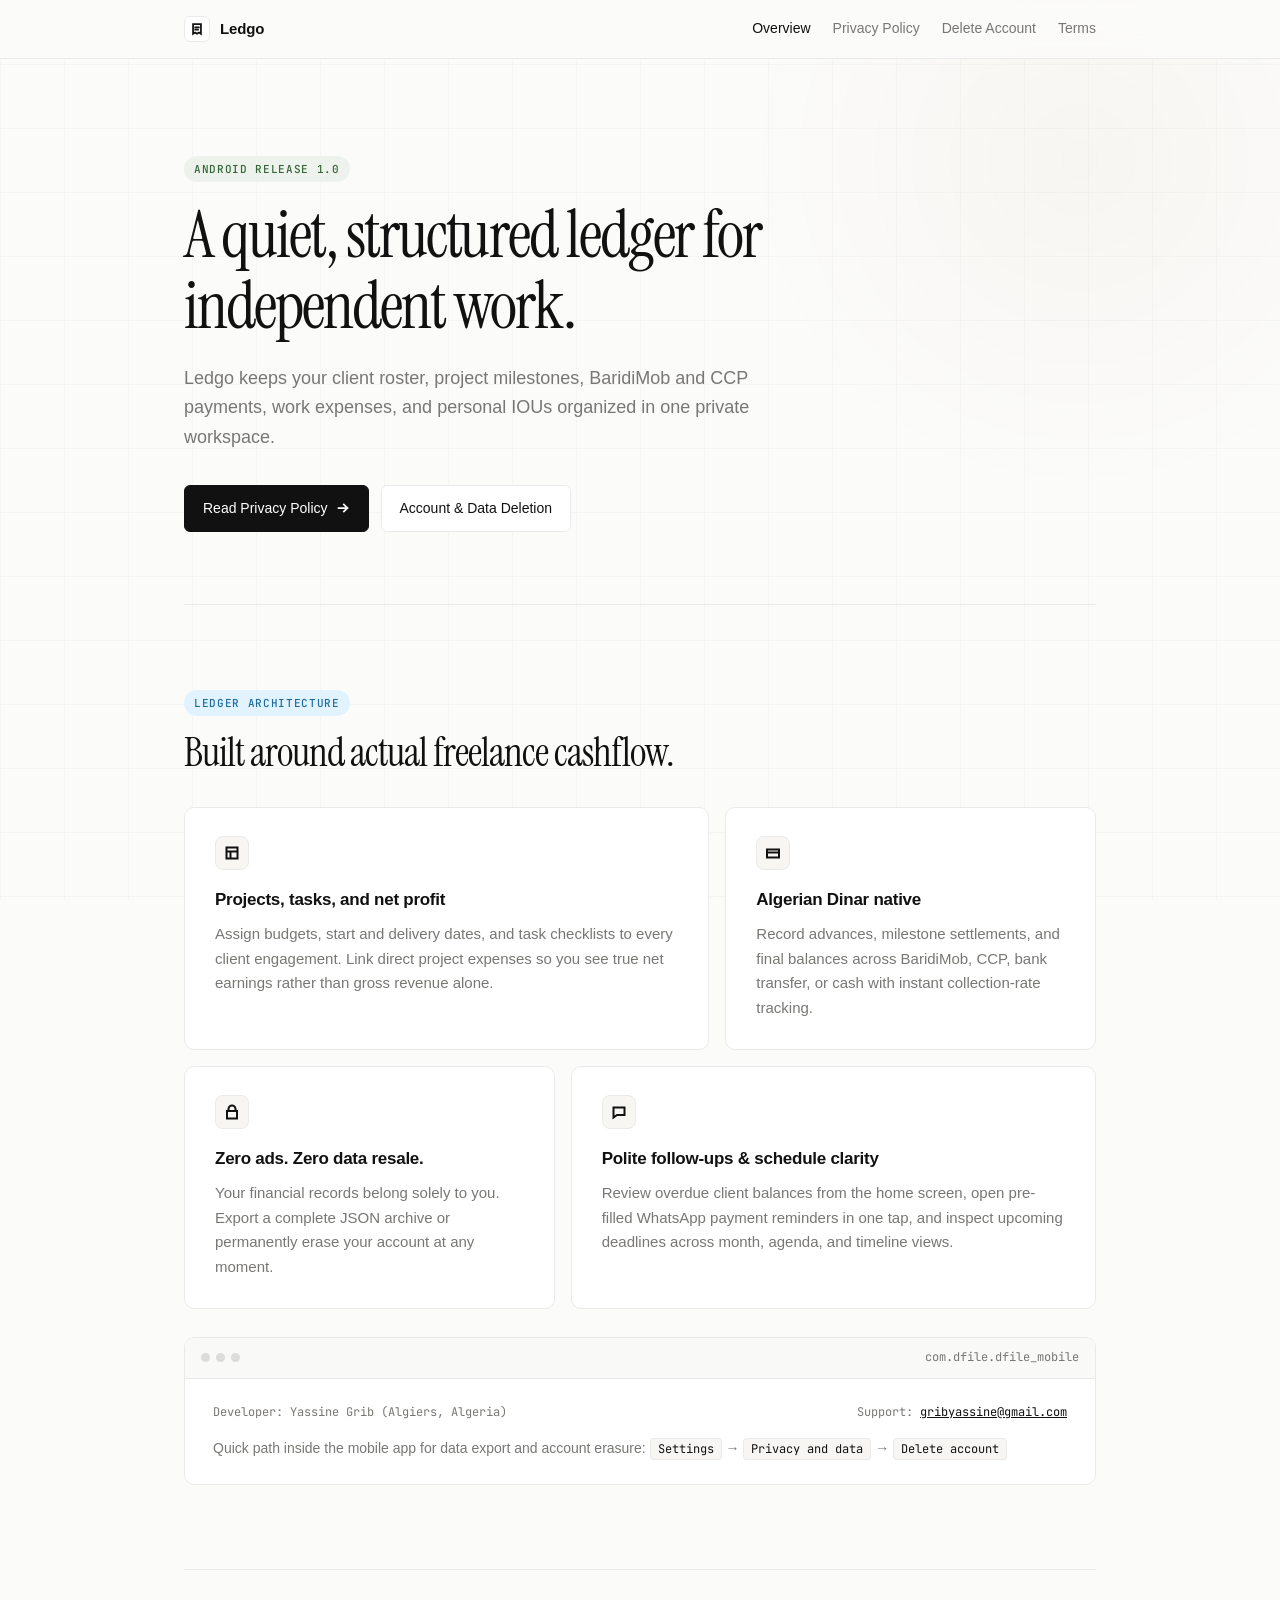
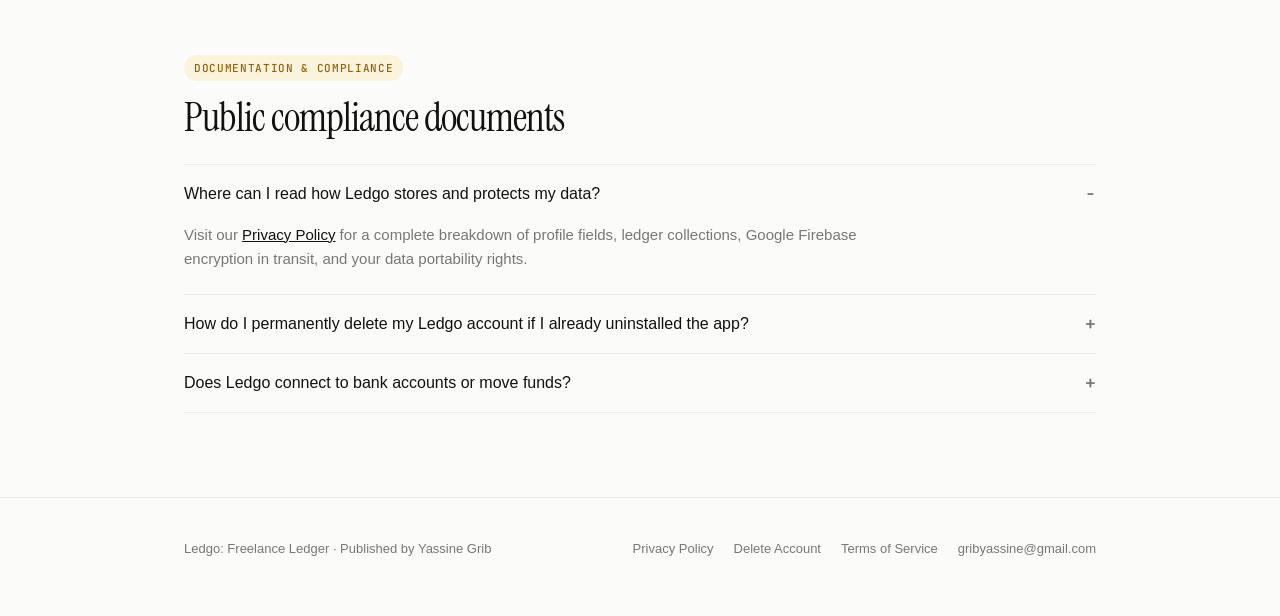
<file: pages/index.html>
<!DOCTYPE html>
<html lang="en">
<head>
  <meta charset="UTF-8" />
  <meta name="viewport" content="width=device-width, initial-scale=1.0" />
  <title>Ledgo — Freelance Ledger</title>
  <meta name="description" content="Projects, clients, payments, expenses, and friends' debts for independent freelancers in one pocket ledger." />
  <link rel="preconnect" href="https://fonts.googleapis.com" />
  <link rel="preconnect" href="https://fonts.gstatic.com" crossorigin />
  <link href="https://fonts.googleapis.com/css2?family=Instrument+Serif:ital@0;1&family=JetBrains+Mono:wght@400;500&display=swap" rel="stylesheet" />
  <link href="https://api.fontshare.com/v2/css?f[]=switzer@400,500,600&display=swap" rel="stylesheet" />
  <link rel="stylesheet" href="./styles.css" />
</head>
<body>
  <div class="ambient-layer" aria-hidden="true"></div>
  <div class="ambient-orb" aria-hidden="true"></div>

  <div class="page-wrap">
    <header class="site-header">
      <div class="header-inner">
        <a class="brand" href="./">
          <span class="brand-mark" aria-hidden="true">
            <svg width="14" height="14" viewBox="0 0 16 16" fill="none">
              <path d="M3.5 2.5H12.5V13.5L10.25 12L8 13.5L5.75 12L3.5 13.5V2.5Z" stroke="#111111" stroke-width="2" stroke-linejoin="miter"/>
              <path d="M6 6H10M6 8.8H9" stroke="#111111" stroke-width="2" stroke-linecap="square"/>
            </svg>
          </span>
          <span>Ledgo</span>
        </a>
        <nav class="nav-links" aria-label="Primary">
          <a href="./" aria-current="page">Overview</a>
          <a href="./privacy-policy/">Privacy Policy</a>
          <a href="./delete-account/">Delete Account</a>
          <a href="./terms/">Terms</a>
        </nav>
      </div>
    </header>

    <main class="container">
      <section class="section-hero reveal" style="--index: 0">
        <span class="badge badge-green">Android Release 1.0</span>
        <h1 class="display-title">A quiet, structured ledger for independent work.</h1>
        <p class="lead">
          Ledgo keeps your client roster, project milestones, BaridiMob and CCP payments, work expenses, and personal IOUs organized in one private workspace.
        </p>
        <div class="btn-row">
          <a class="btn-primary" href="./privacy-policy/">
            <span>Read Privacy Policy</span>
            <svg width="14" height="14" viewBox="0 0 16 16" fill="none" aria-hidden="true">
              <path d="M3 8H13M9 4L13 8L9 12" stroke="#FFFFFF" stroke-width="2" stroke-linecap="square"/>
            </svg>
          </a>
          <a class="btn-secondary" href="./delete-account/">Account &amp; Data Deletion</a>
        </div>
      </section>

      <section class="section-block">
        <div class="reveal" style="--index: 0">
          <span class="badge badge-blue">Ledger Architecture</span>
          <h2 class="section-title" style="margin-top: 14px;">Built around actual freelance cashflow.</h2>
        </div>

        <div class="bento-grid">
          <article class="bento-card span-7 reveal" style="--index: 1">
            <div class="icon-chip" aria-hidden="true">
              <svg width="16" height="16" viewBox="0 0 16 16" fill="none">
                <rect x="2.5" y="2.5" width="11" height="11" stroke="#111111" stroke-width="2"/>
                <path d="M2.5 6.5H13.5M6.5 6.5V13.5" stroke="#111111" stroke-width="2"/>
              </svg>
            </div>
            <h3 class="card-heading">Projects, tasks, and net profit</h3>
            <p style="margin: 0; color: var(--text-muted); font-size: 15px;">
              Assign budgets, start and delivery dates, and task checklists to every client engagement. Link direct project expenses so you see true net earnings rather than gross revenue alone.
            </p>
          </article>

          <article class="bento-card span-5 reveal" style="--index: 2">
            <div class="icon-chip" aria-hidden="true">
              <svg width="16" height="16" viewBox="0 0 16 16" fill="none">
                <path d="M2 4.5H14V12.5H2V4.5Z" stroke="#111111" stroke-width="2"/>
                <path d="M2 7.5H14" stroke="#111111" stroke-width="2"/>
              </svg>
            </div>
            <h3 class="card-heading">Algerian Dinar native</h3>
            <p style="margin: 0; color: var(--text-muted); font-size: 15px;">
              Record advances, milestone settlements, and final balances across BaridiMob, CCP, bank transfer, or cash with instant collection-rate tracking.
            </p>
          </article>

          <article class="bento-card span-5 reveal" style="--index: 3">
            <div class="icon-chip" aria-hidden="true">
              <svg width="16" height="16" viewBox="0 0 16 16" fill="none">
                <path d="M4.5 7V5C4.5 3.067 6.067 1.5 8 1.5C9.933 1.5 11.5 3.067 11.5 5V7" stroke="#111111" stroke-width="2"/>
                <rect x="3" y="7" width="10" height="7.5" stroke="#111111" stroke-width="2"/>
              </svg>
            </div>
            <h3 class="card-heading">Zero ads. Zero data resale.</h3>
            <p style="margin: 0; color: var(--text-muted); font-size: 15px;">
              Your financial records belong solely to you. Export a complete JSON archive or permanently erase your account at any moment.
            </p>
          </article>

          <article class="bento-card span-7 reveal" style="--index: 4">
            <div class="icon-chip" aria-hidden="true">
              <svg width="16" height="16" viewBox="0 0 16 16" fill="none">
                <path d="M2.5 3.5H13.5V11H6L2.5 13.5V3.5Z" stroke="#111111" stroke-width="2"/>
              </svg>
            </div>
            <h3 class="card-heading">Polite follow-ups &amp; schedule clarity</h3>
            <p style="margin: 0; color: var(--text-muted); font-size: 15px;">
              Review overdue client balances from the home screen, open pre-filled WhatsApp payment reminders in one tap, and inspect upcoming deadlines across month, agenda, and timeline views.
            </p>
          </article>
        </div>

        <div class="window-frame reveal" style="--index: 5">
          <div class="window-bar">
            <div class="window-dots" aria-hidden="true">
              <span></span><span></span><span></span>
            </div>
            <span class="meta-line">com.dfile.dfile_mobile</span>
          </div>
          <div class="window-body">
            <div class="meta-line" style="justify-content: space-between;">
              <span>Developer: Yassine Grib (Algiers, Algeria)</span>
              <span>Support: <a href="mailto:gribyassine@gmail.com" style="color: var(--text-primary);">gribyassine@gmail.com</a></span>
            </div>
            <p style="margin: 14px 0 0; font-size: 14px; color: var(--text-muted);">
              Quick path inside the mobile app for data export and account erasure:
              <kbd>Settings</kbd> &rarr; <kbd>Privacy and data</kbd> &rarr; <kbd>Delete account</kbd>
            </p>
          </div>
        </div>
      </section>

      <section class="section-block reveal" style="--index: 0">
        <span class="badge badge-yellow">Documentation &amp; Compliance</span>
        <h2 class="section-title" style="margin-top: 14px;">Public compliance documents</h2>
        <div class="accordion-list">
          <div class="accordion-item" data-open="true">
            <button class="accordion-trigger" type="button" aria-expanded="true">
              <span>Where can I read how Ledgo stores and protects my data?</span>
              <span class="accordion-icon">-</span>
            </button>
            <div class="accordion-panel">
              Visit our <a href="./privacy-policy/" style="color: var(--text-primary);">Privacy Policy</a> for a complete breakdown of profile fields, ledger collections, Google Firebase encryption in transit, and your data portability rights.
            </div>
          </div>
          <div class="accordion-item" data-open="false">
            <button class="accordion-trigger" type="button" aria-expanded="false">
              <span>How do I permanently delete my Ledgo account if I already uninstalled the app?</span>
              <span class="accordion-icon">+</span>
            </button>
            <div class="accordion-panel">
              Open the <a href="./delete-account/" style="color: var(--text-primary);">Account &amp; Data Deletion</a> page to submit a verified erasure request from the web without reinstalling the Android app, or delete directly inside the app with immediate effect.
            </div>
          </div>
          <div class="accordion-item" data-open="false">
            <button class="accordion-trigger" type="button" aria-expanded="false">
              <span>Does Ledgo connect to bank accounts or move funds?</span>
              <span class="accordion-icon">+</span>
            </button>
            <div class="accordion-panel">
              No. Ledgo is strictly a manual bookkeeping and project ledger. Payment methods such as BaridiMob, CCP, bank transfer, and cash are descriptive labels you select when logging receipts.
            </div>
          </div>
        </div>
      </section>
    </main>

    <footer class="site-footer">
      <div class="container footer-inner">
        <span>Ledgo: Freelance Ledger &middot; Published by Yassine Grib</span>
        <div class="footer-links">
          <a href="./privacy-policy/">Privacy Policy</a>
          <a href="./delete-account/">Delete Account</a>
          <a href="./terms/">Terms of Service</a>
          <a href="mailto:gribyassine@gmail.com">gribyassine@gmail.com</a>
        </div>
      </div>
    </footer>
  </div>

  <script src="./site.js"></script>
</body>
</html>
</file>
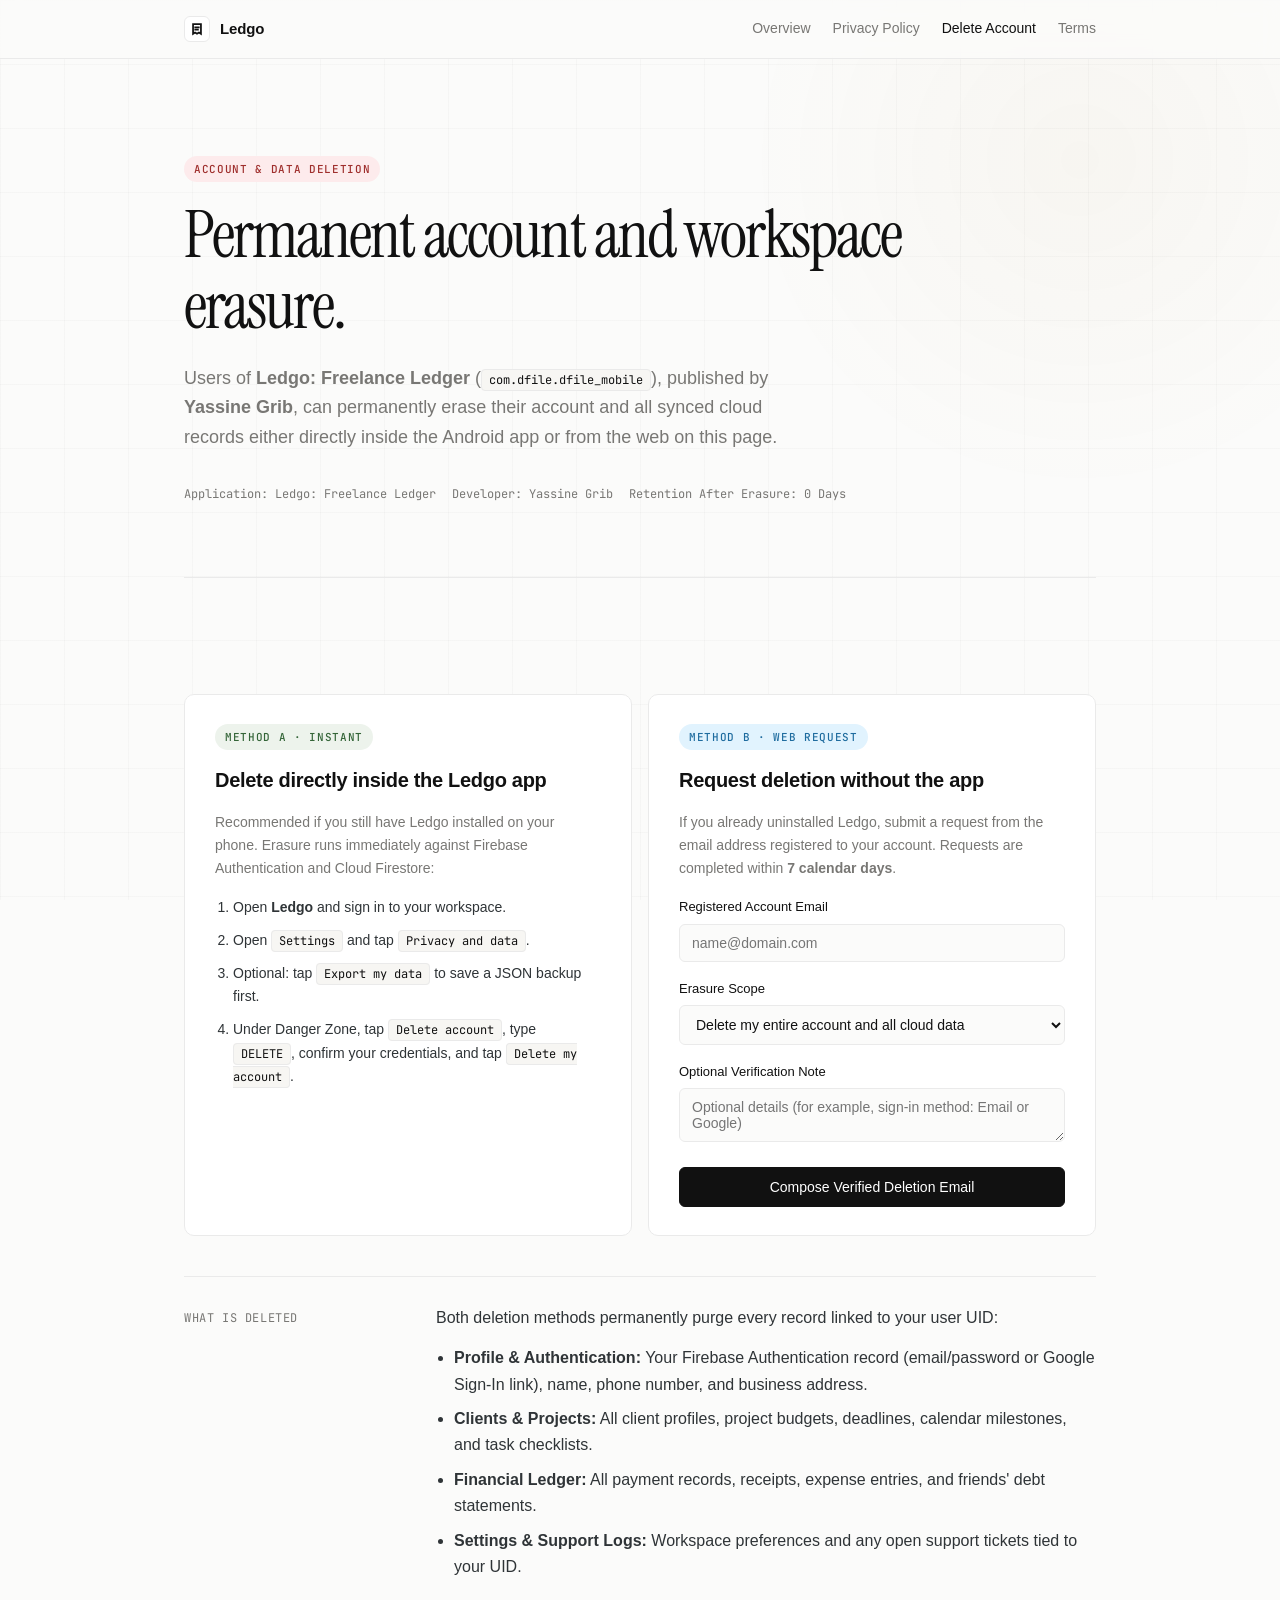
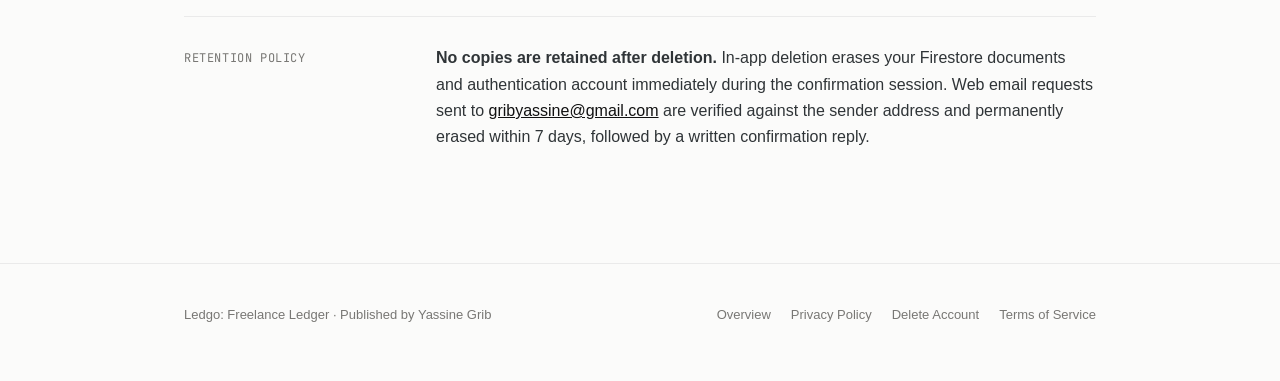
<file: pages/delete-account/index.html>
<!DOCTYPE html>
<html lang="en">
<head>
  <meta charset="UTF-8" />
  <meta name="viewport" content="width=device-width, initial-scale=1.0" />
  <title>Account &amp; Data Deletion — Ledgo: Freelance Ledger</title>
  <meta name="description" content="Instructions and web request form to permanently delete your Ledgo: Freelance Ledger (com.dfile.dfile_mobile) account and associated data." />
  <link rel="preconnect" href="https://fonts.googleapis.com" />
  <link rel="preconnect" href="https://fonts.gstatic.com" crossorigin />
  <link href="https://fonts.googleapis.com/css2?family=Instrument+Serif:ital@0;1&family=JetBrains+Mono:wght@400;500&display=swap" rel="stylesheet" />
  <link href="https://api.fontshare.com/v2/css?f[]=switzer@400,500,600&display=swap" rel="stylesheet" />
  <link rel="stylesheet" href="../styles.css" />
</head>
<body>
  <div class="ambient-layer" aria-hidden="true"></div>
  <div class="ambient-orb" aria-hidden="true"></div>

  <div class="page-wrap">
    <header class="site-header">
      <div class="header-inner">
        <a class="brand" href="../">
          <span class="brand-mark" aria-hidden="true">
            <svg width="14" height="14" viewBox="0 0 16 16" fill="none">
              <path d="M3.5 2.5H12.5V13.5L10.25 12L8 13.5L5.75 12L3.5 13.5V2.5Z" stroke="#111111" stroke-width="2" stroke-linejoin="miter"/>
              <path d="M6 6H10M6 8.8H9" stroke="#111111" stroke-width="2" stroke-linecap="square"/>
            </svg>
          </span>
          <span>Ledgo</span>
        </a>
        <nav class="nav-links" aria-label="Primary">
          <a href="../">Overview</a>
          <a href="../privacy-policy/">Privacy Policy</a>
          <a href="./" aria-current="page">Delete Account</a>
          <a href="../terms/">Terms</a>
        </nav>
      </div>
    </header>

    <main class="container">
      <section class="section-hero reveal" style="--index: 0">
        <span class="badge badge-red">Account &amp; Data Deletion</span>
        <h1 class="display-title">Permanent account and workspace erasure.</h1>
        <p class="lead">
          Users of <strong>Ledgo: Freelance Ledger</strong> (<span class="code-pill">com.dfile.dfile_mobile</span>), published by <strong>Yassine Grib</strong>, can permanently erase their account and all synced cloud records either directly inside the Android app or from the web on this page.
        </p>
        <div class="meta-line">
          <span>Application: Ledgo: Freelance Ledger</span>
          <span>Developer: Yassine Grib</span>
          <span>Retention After Erasure: 0 Days</span>
        </div>
      </section>

      <section class="section-block">
        <div class="bento-grid">
          <article class="bento-card span-6 reveal" style="--index: 0">
            <span class="badge badge-green">Method A &middot; Instant</span>
            <h2 class="card-heading" style="margin-top: 14px; font-size: 20px;">Delete directly inside the Ledgo app</h2>
            <p style="color: var(--text-muted); font-size: 14px; margin-bottom: 16px;">
              Recommended if you still have Ledgo installed on your phone. Erasure runs immediately against Firebase Authentication and Cloud Firestore:
            </p>
            <ol style="padding-left: 18px; margin: 0; font-size: 14px; color: var(--text-body);">
              <li style="margin-bottom: 10px;">Open <strong>Ledgo</strong> and sign in to your workspace.</li>
              <li style="margin-bottom: 10px;">Open <kbd>Settings</kbd> and tap <kbd>Privacy and data</kbd>.</li>
              <li style="margin-bottom: 10px;">Optional: tap <kbd>Export my data</kbd> to save a JSON backup first.</li>
              <li style="margin-bottom: 10px;">Under Danger Zone, tap <kbd>Delete account</kbd>, type <kbd>DELETE</kbd>, confirm your credentials, and tap <kbd>Delete my account</kbd>.</li>
            </ol>
          </article>

          <article class="bento-card span-6 reveal" style="--index: 1">
            <span class="badge badge-blue">Method B &middot; Web Request</span>
            <h2 class="card-heading" style="margin-top: 14px; font-size: 20px;">Request deletion without the app</h2>
            <p style="color: var(--text-muted); font-size: 14px; margin-bottom: 16px;">
              If you already uninstalled Ledgo, submit a request from the email address registered to your account. Requests are completed within <strong>7 calendar days</strong>.
            </p>
            <form id="deletion-request-form">
              <div class="form-field">
                <label for="req-email">Registered Account Email</label>
                <input id="req-email" type="email" required placeholder="name@domain.com" />
              </div>
              <div class="form-field">
                <label for="req-scope">Erasure Scope</label>
                <select id="req-scope">
                  <option value="Full Account &amp; All Cloud Data">Delete my entire account and all cloud data</option>
                  <option value="Workspace Ledger Data Only (Keep Login)">Clear workspace ledger data only (keep login active)</option>
                </select>
              </div>
              <div class="form-field">
                <label for="req-notes">Optional Verification Note</label>
                <textarea id="req-notes" rows="2" placeholder="Optional details (for example, sign-in method: Email or Google)"></textarea>
              </div>
              <button class="btn-primary" type="submit" style="width: 100%; justify-content: center;">
                <span>Compose Verified Deletion Email</span>
              </button>
              <p id="req-status" hidden style="margin: 12px 0 0; font-size: 13px; color: var(--pastel-green-fg);">
                Your email client has been opened with a pre-addressed request to gribyassine@gmail.com. Send the email from your registered address to finalize verification.
              </p>
            </form>
          </article>
        </div>

        <div class="prose-grid reveal" style="--index: 2; margin-top: 40px;">
          <div class="prose-label">What Is Deleted</div>
          <div class="prose-content">
            <p>Both deletion methods permanently purge every record linked to your user UID:</p>
            <ul>
              <li><strong>Profile &amp; Authentication:</strong> Your Firebase Authentication record (email/password or Google Sign-In link), name, phone number, and business address.</li>
              <li><strong>Clients &amp; Projects:</strong> All client profiles, project budgets, deadlines, calendar milestones, and task checklists.</li>
              <li><strong>Financial Ledger:</strong> All payment records, receipts, expense entries, and friends' debt statements.</li>
              <li><strong>Settings &amp; Support Logs:</strong> Workspace preferences and any open support tickets tied to your UID.</li>
            </ul>
          </div>
        </div>

        <div class="prose-grid reveal" style="--index: 3">
          <div class="prose-label">Retention Policy</div>
          <div class="prose-content">
            <p>
              <strong>No copies are retained after deletion.</strong> In-app deletion erases your Firestore documents and authentication account immediately during the confirmation session. Web email requests sent to <a href="mailto:gribyassine@gmail.com" style="color: var(--text-primary);">gribyassine@gmail.com</a> are verified against the sender address and permanently erased within 7 days, followed by a written confirmation reply.
            </p>
          </div>
        </div>
      </section>
    </main>

    <footer class="site-footer">
      <div class="container footer-inner">
        <span>Ledgo: Freelance Ledger &middot; Published by Yassine Grib</span>
        <div class="footer-links">
          <a href="../">Overview</a>
          <a href="../privacy-policy/">Privacy Policy</a>
          <a href="./">Delete Account</a>
          <a href="../terms/">Terms of Service</a>
        </div>
      </div>
    </footer>
  </div>

  <script src="../site.js"></script>
</body>
</html>
</file>
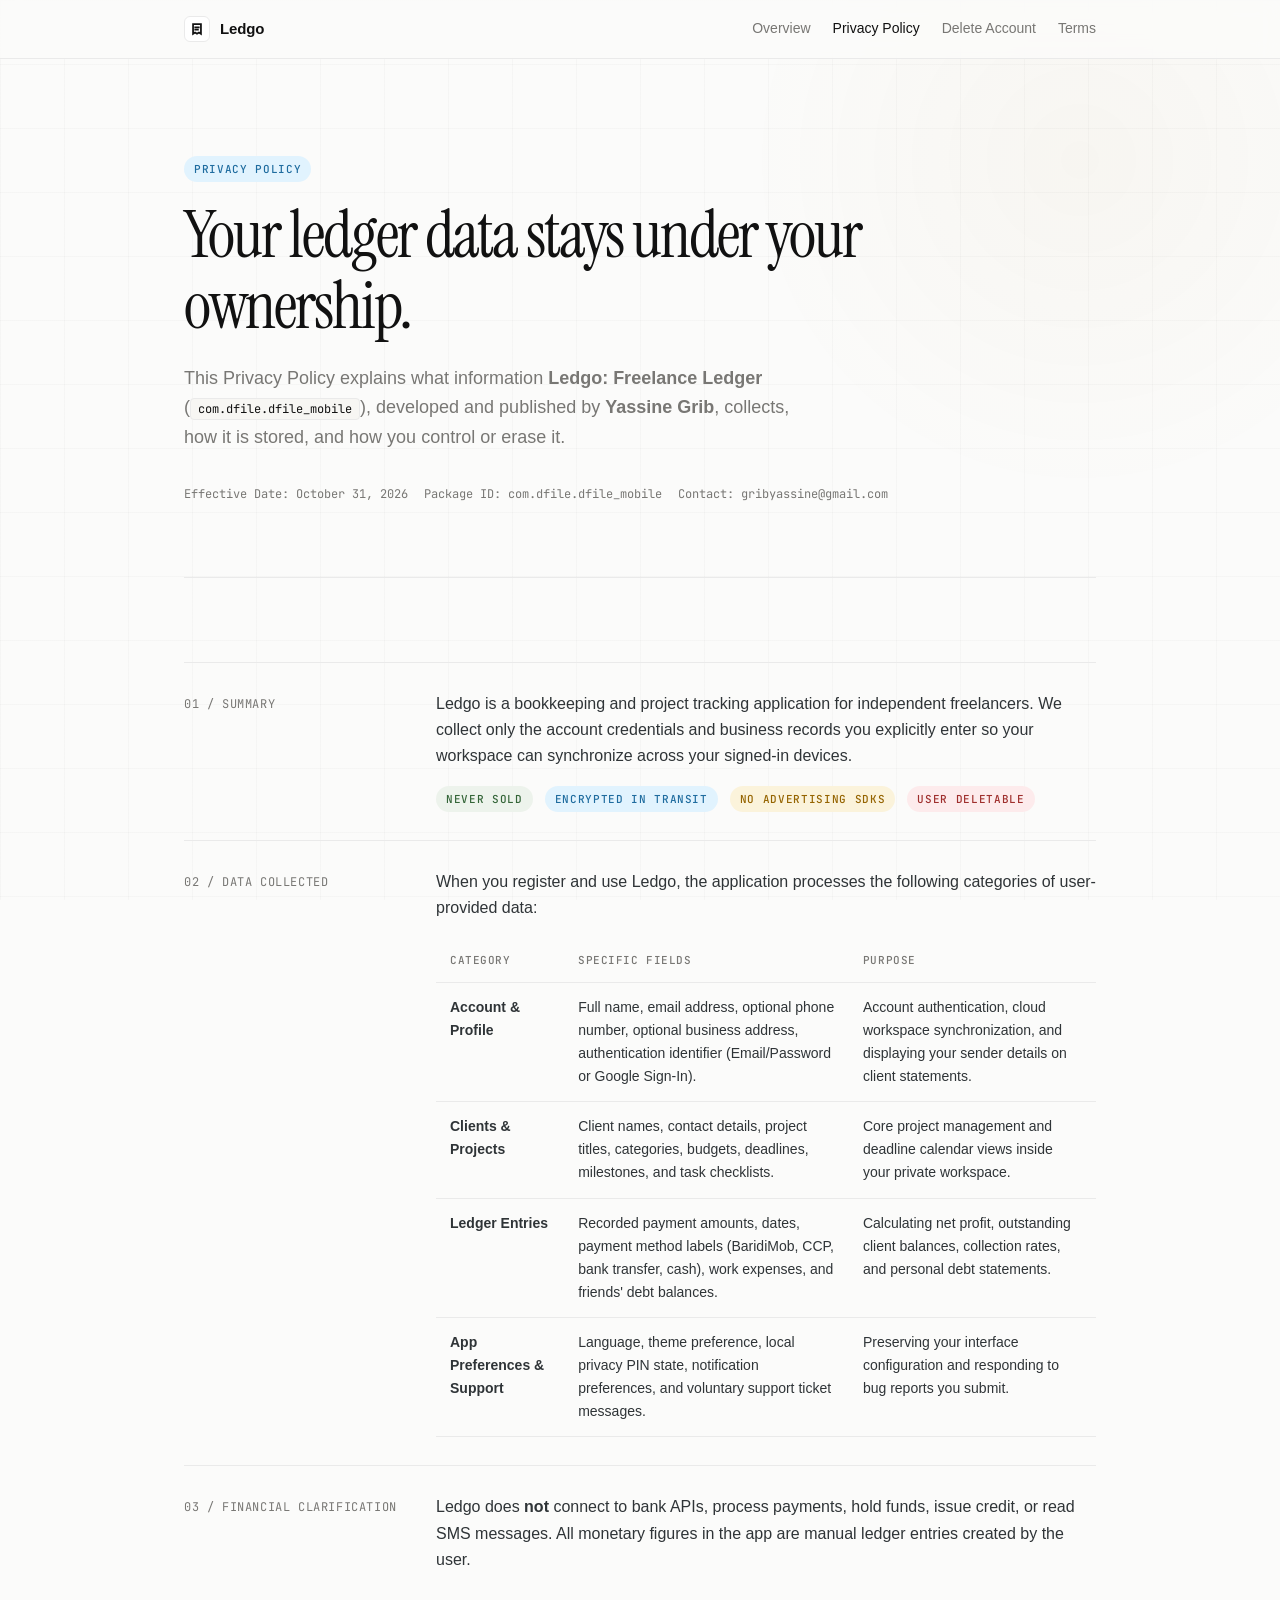
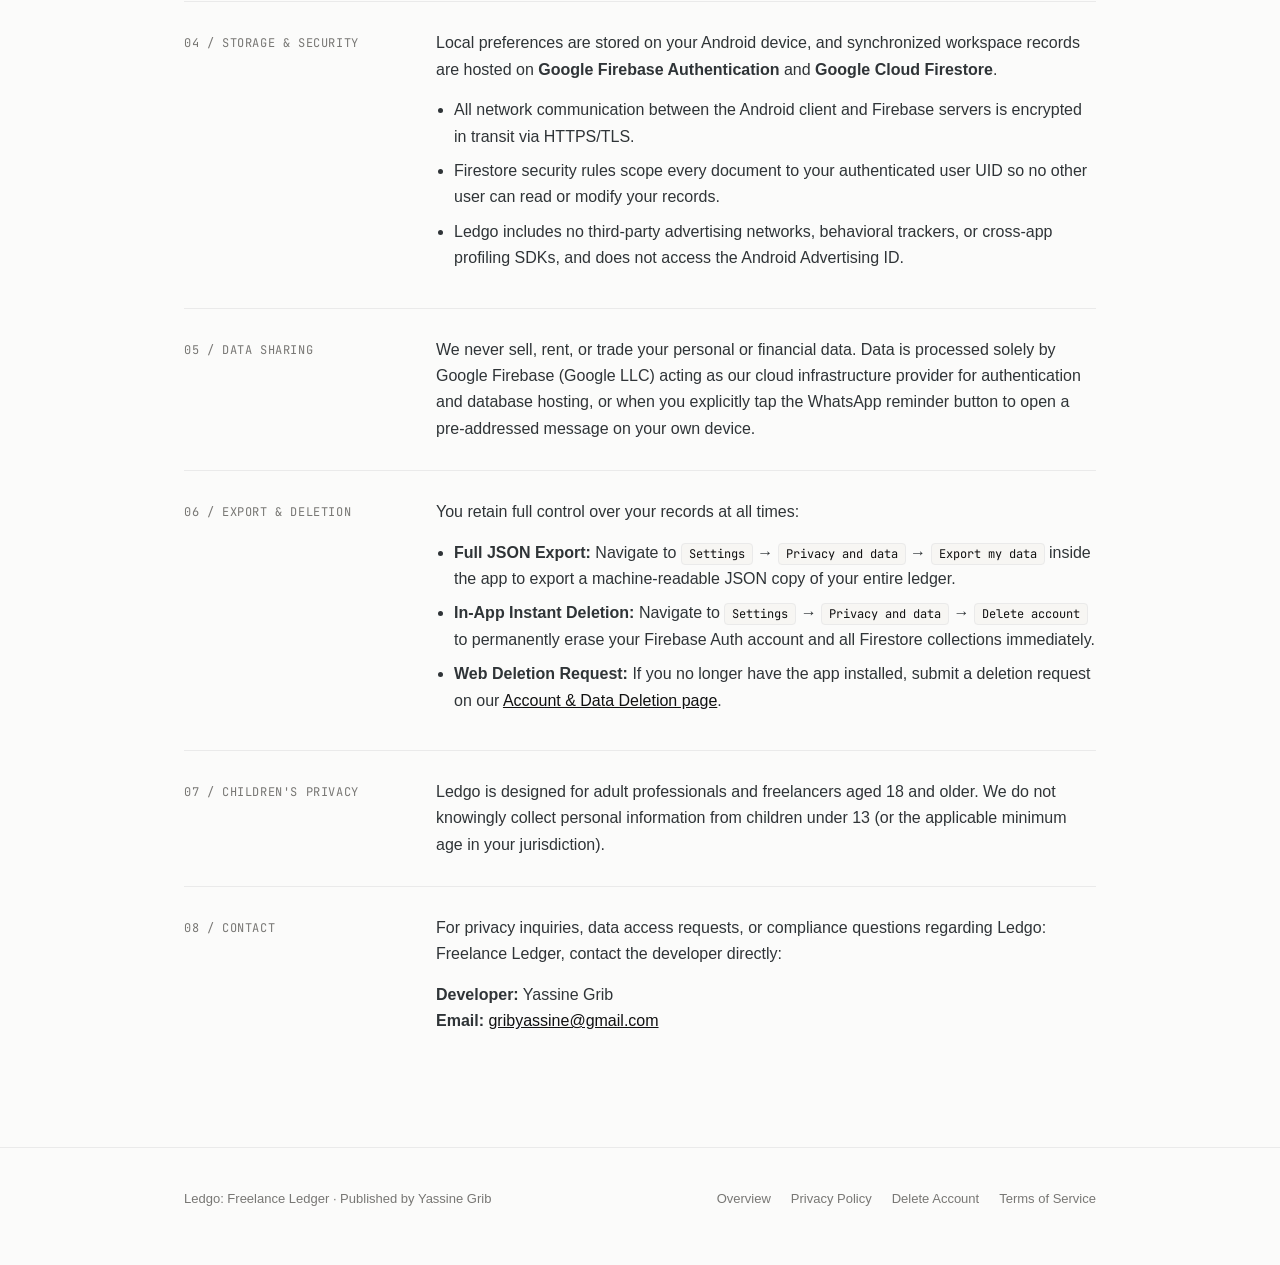
<file: pages/privacy-policy/index.html>
<!DOCTYPE html>
<html lang="en">
<head>
  <meta charset="UTF-8" />
  <meta name="viewport" content="width=device-width, initial-scale=1.0" />
  <title>Privacy Policy — Ledgo: Freelance Ledger</title>
  <meta name="description" content="Official Privacy Policy for Ledgo: Freelance Ledger (com.dfile.dfile_mobile) on Google Play." />
  <link rel="preconnect" href="https://fonts.googleapis.com" />
  <link rel="preconnect" href="https://fonts.gstatic.com" crossorigin />
  <link href="https://fonts.googleapis.com/css2?family=Instrument+Serif:ital@0;1&family=JetBrains+Mono:wght@400;500&display=swap" rel="stylesheet" />
  <link href="https://api.fontshare.com/v2/css?f[]=switzer@400,500,600&display=swap" rel="stylesheet" />
  <link rel="stylesheet" href="../styles.css" />
</head>
<body>
  <div class="ambient-layer" aria-hidden="true"></div>
  <div class="ambient-orb" aria-hidden="true"></div>

  <div class="page-wrap">
    <header class="site-header">
      <div class="header-inner">
        <a class="brand" href="../">
          <span class="brand-mark" aria-hidden="true">
            <svg width="14" height="14" viewBox="0 0 16 16" fill="none">
              <path d="M3.5 2.5H12.5V13.5L10.25 12L8 13.5L5.75 12L3.5 13.5V2.5Z" stroke="#111111" stroke-width="2" stroke-linejoin="miter"/>
              <path d="M6 6H10M6 8.8H9" stroke="#111111" stroke-width="2" stroke-linecap="square"/>
            </svg>
          </span>
          <span>Ledgo</span>
        </a>
        <nav class="nav-links" aria-label="Primary">
          <a href="../">Overview</a>
          <a href="./" aria-current="page">Privacy Policy</a>
          <a href="../delete-account/">Delete Account</a>
          <a href="../terms/">Terms</a>
        </nav>
      </div>
    </header>

    <main class="container">
      <section class="section-hero reveal" style="--index: 0">
        <span class="badge badge-blue">Privacy Policy</span>
        <h1 class="display-title">Your ledger data stays under your ownership.</h1>
        <p class="lead">
          This Privacy Policy explains what information <strong>Ledgo: Freelance Ledger</strong> (<span class="code-pill">com.dfile.dfile_mobile</span>), developed and published by <strong>Yassine Grib</strong>, collects, how it is stored, and how you control or erase it.
        </p>
        <div class="meta-line">
          <span>Effective Date: October 31, 2026</span>
          <span>Package ID: com.dfile.dfile_mobile</span>
          <span>Contact: gribyassine@gmail.com</span>
        </div>
      </section>

      <section class="section-block">
        <div class="prose-grid reveal" style="--index: 0">
          <div class="prose-label">01 / Summary</div>
          <div class="prose-content">
            <p>
              Ledgo is a bookkeeping and project tracking application for independent freelancers. We collect only the account credentials and business records you explicitly enter so your workspace can synchronize across your signed-in devices.
            </p>
            <div class="btn-row" style="margin-top: 16px;">
              <span class="badge badge-green">Never Sold</span>
              <span class="badge badge-blue">Encrypted in Transit</span>
              <span class="badge badge-yellow">No Advertising SDKs</span>
              <span class="badge badge-red">User Deletable</span>
            </div>
          </div>
        </div>

        <div class="prose-grid reveal" style="--index: 1">
          <div class="prose-label">02 / Data Collected</div>
          <div class="prose-content">
            <p>When you register and use Ledgo, the application processes the following categories of user-provided data:</p>
            <table class="spec-table">
              <thead>
                <tr>
                  <th>Category</th>
                  <th>Specific Fields</th>
                  <th>Purpose</th>
                </tr>
              </thead>
              <tbody>
                <tr>
                  <td><strong>Account &amp; Profile</strong></td>
                  <td>Full name, email address, optional phone number, optional business address, authentication identifier (Email/Password or Google Sign-In).</td>
                  <td>Account authentication, cloud workspace synchronization, and displaying your sender details on client statements.</td>
                </tr>
                <tr>
                  <td><strong>Clients &amp; Projects</strong></td>
                  <td>Client names, contact details, project titles, categories, budgets, deadlines, milestones, and task checklists.</td>
                  <td>Core project management and deadline calendar views inside your private workspace.</td>
                </tr>
                <tr>
                  <td><strong>Ledger Entries</strong></td>
                  <td>Recorded payment amounts, dates, payment method labels (BaridiMob, CCP, bank transfer, cash), work expenses, and friends' debt balances.</td>
                  <td>Calculating net profit, outstanding client balances, collection rates, and personal debt statements.</td>
                </tr>
                <tr>
                  <td><strong>App Preferences &amp; Support</strong></td>
                  <td>Language, theme preference, local privacy PIN state, notification preferences, and voluntary support ticket messages.</td>
                  <td>Preserving your interface configuration and responding to bug reports you submit.</td>
                </tr>
              </tbody>
            </table>
          </div>
        </div>

        <div class="prose-grid reveal" style="--index: 2">
          <div class="prose-label">03 / Financial Clarification</div>
          <div class="prose-content">
            <p>
              Ledgo does <strong>not</strong> connect to bank APIs, process payments, hold funds, issue credit, or read SMS messages. All monetary figures in the app are manual ledger entries created by the user.
            </p>
          </div>
        </div>

        <div class="prose-grid reveal" style="--index: 3">
          <div class="prose-label">04 / Storage &amp; Security</div>
          <div class="prose-content">
            <p>
              Local preferences are stored on your Android device, and synchronized workspace records are hosted on <strong>Google Firebase Authentication</strong> and <strong>Google Cloud Firestore</strong>.
            </p>
            <ul>
              <li>All network communication between the Android client and Firebase servers is encrypted in transit via HTTPS/TLS.</li>
              <li>Firestore security rules scope every document to your authenticated user UID so no other user can read or modify your records.</li>
              <li>Ledgo includes no third-party advertising networks, behavioral trackers, or cross-app profiling SDKs, and does not access the Android Advertising ID.</li>
            </ul>
          </div>
        </div>

        <div class="prose-grid reveal" style="--index: 4">
          <div class="prose-label">05 / Data Sharing</div>
          <div class="prose-content">
            <p>
              We never sell, rent, or trade your personal or financial data. Data is processed solely by Google Firebase (Google LLC) acting as our cloud infrastructure provider for authentication and database hosting, or when you explicitly tap the WhatsApp reminder button to open a pre-addressed message on your own device.
            </p>
          </div>
        </div>

        <div class="prose-grid reveal" style="--index: 5">
          <div class="prose-label">06 / Export &amp; Deletion</div>
          <div class="prose-content">
            <p>
              You retain full control over your records at all times:
            </p>
            <ul>
              <li><strong>Full JSON Export:</strong> Navigate to <kbd>Settings</kbd> &rarr; <kbd>Privacy and data</kbd> &rarr; <kbd>Export my data</kbd> inside the app to export a machine-readable JSON copy of your entire ledger.</li>
              <li><strong>In-App Instant Deletion:</strong> Navigate to <kbd>Settings</kbd> &rarr; <kbd>Privacy and data</kbd> &rarr; <kbd>Delete account</kbd> to permanently erase your Firebase Auth account and all Firestore collections immediately.</li>
              <li><strong>Web Deletion Request:</strong> If you no longer have the app installed, submit a deletion request on our <a href="../delete-account/" style="color: var(--text-primary);">Account &amp; Data Deletion page</a>.</li>
            </ul>
          </div>
        </div>

        <div class="prose-grid reveal" style="--index: 6">
          <div class="prose-label">07 / Children's Privacy</div>
          <div class="prose-content">
            <p>
              Ledgo is designed for adult professionals and freelancers aged 18 and older. We do not knowingly collect personal information from children under 13 (or the applicable minimum age in your jurisdiction).
            </p>
          </div>
        </div>

        <div class="prose-grid reveal" style="--index: 7">
          <div class="prose-label">08 / Contact</div>
          <div class="prose-content">
            <p>
              For privacy inquiries, data access requests, or compliance questions regarding Ledgo: Freelance Ledger, contact the developer directly:
            </p>
            <p>
              <strong>Developer:</strong> Yassine Grib<br />
              <strong>Email:</strong> <a href="mailto:gribyassine@gmail.com" style="color: var(--text-primary);">gribyassine@gmail.com</a>
            </p>
          </div>
        </div>
      </section>
    </main>

    <footer class="site-footer">
      <div class="container footer-inner">
        <span>Ledgo: Freelance Ledger &middot; Published by Yassine Grib</span>
        <div class="footer-links">
          <a href="../">Overview</a>
          <a href="./">Privacy Policy</a>
          <a href="../delete-account/">Delete Account</a>
          <a href="../terms/">Terms of Service</a>
        </div>
      </div>
    </footer>
  </div>

  <script src="../site.js"></script>
</body>
</html>
</file>
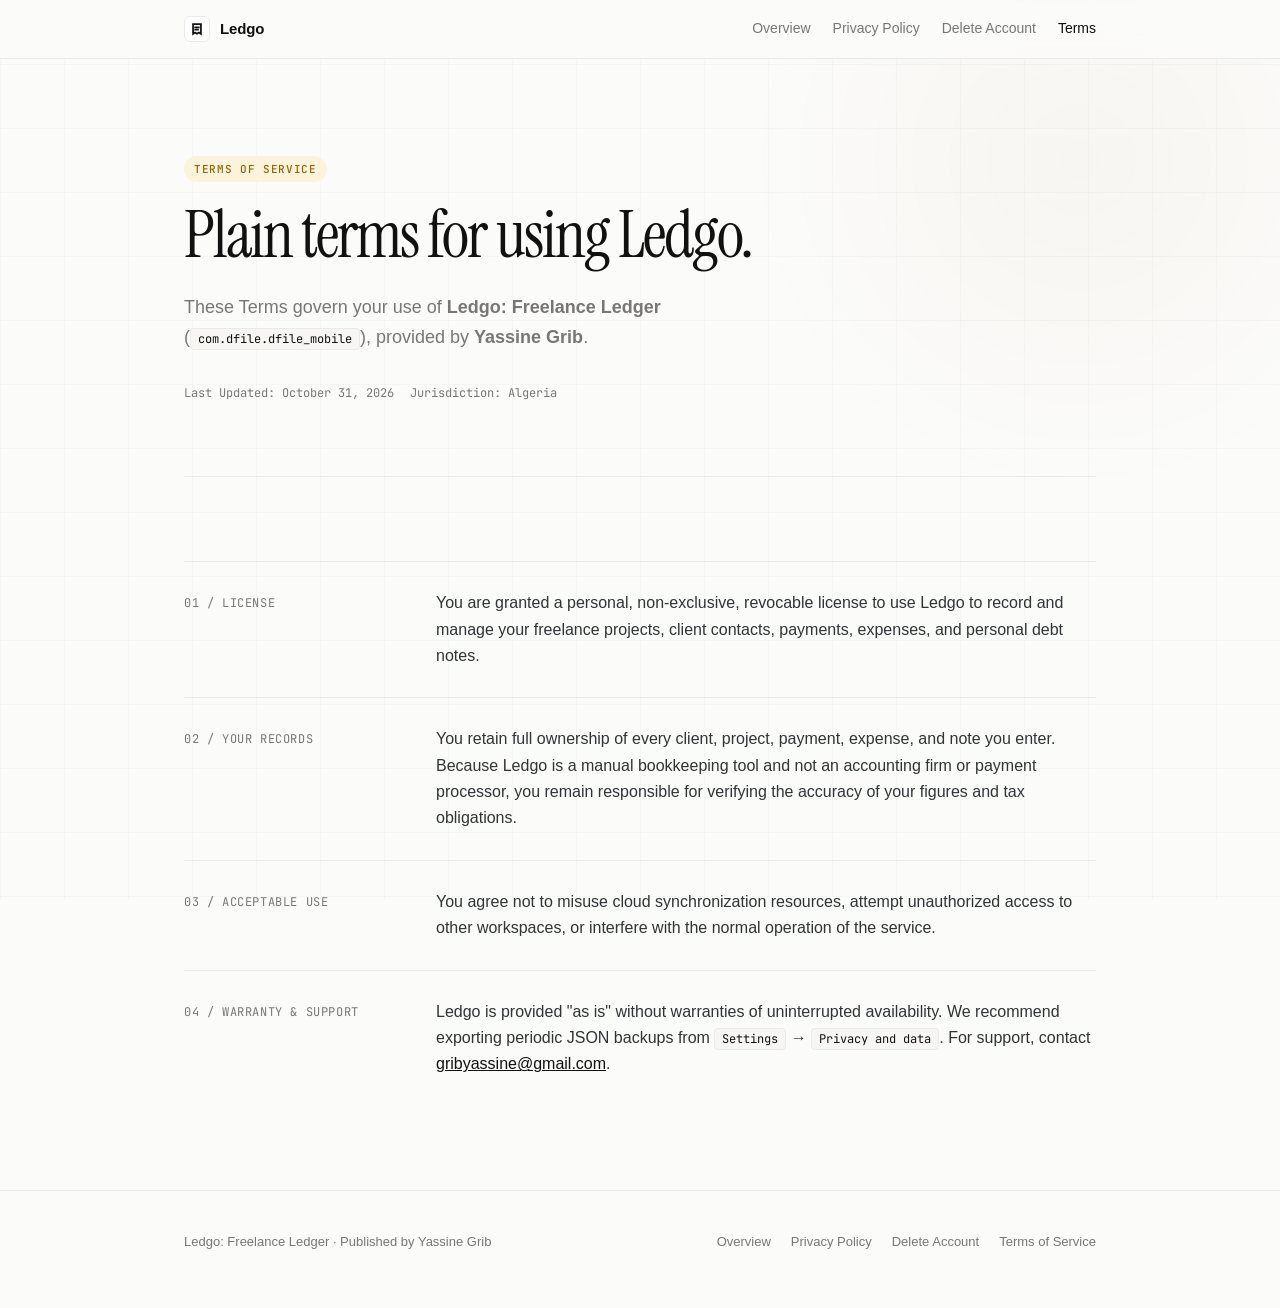
<file: pages/terms/index.html>
<!DOCTYPE html>
<html lang="en">
<head>
  <meta charset="UTF-8" />
  <meta name="viewport" content="width=device-width, initial-scale=1.0" />
  <title>Terms of Service — Ledgo: Freelance Ledger</title>
  <meta name="description" content="Terms of Service for Ledgo: Freelance Ledger (com.dfile.dfile_mobile)." />
  <link rel="preconnect" href="https://fonts.googleapis.com" />
  <link rel="preconnect" href="https://fonts.gstatic.com" crossorigin />
  <link href="https://fonts.googleapis.com/css2?family=Instrument+Serif:ital@0;1&family=JetBrains+Mono:wght@400;500&display=swap" rel="stylesheet" />
  <link href="https://api.fontshare.com/v2/css?f[]=switzer@400,500,600&display=swap" rel="stylesheet" />
  <link rel="stylesheet" href="../styles.css" />
</head>
<body>
  <div class="ambient-layer" aria-hidden="true"></div>
  <div class="ambient-orb" aria-hidden="true"></div>

  <div class="page-wrap">
    <header class="site-header">
      <div class="header-inner">
        <a class="brand" href="../">
          <span class="brand-mark" aria-hidden="true">
            <svg width="14" height="14" viewBox="0 0 16 16" fill="none">
              <path d="M3.5 2.5H12.5V13.5L10.25 12L8 13.5L5.75 12L3.5 13.5V2.5Z" stroke="#111111" stroke-width="2" stroke-linejoin="miter"/>
              <path d="M6 6H10M6 8.8H9" stroke="#111111" stroke-width="2" stroke-linecap="square"/>
            </svg>
          </span>
          <span>Ledgo</span>
        </a>
        <nav class="nav-links" aria-label="Primary">
          <a href="../">Overview</a>
          <a href="../privacy-policy/">Privacy Policy</a>
          <a href="../delete-account/">Delete Account</a>
          <a href="./" aria-current="page">Terms</a>
        </nav>
      </div>
    </header>

    <main class="container">
      <section class="section-hero reveal" style="--index: 0">
        <span class="badge badge-yellow">Terms of Service</span>
        <h1 class="display-title">Plain terms for using Ledgo.</h1>
        <p class="lead">
          These Terms govern your use of <strong>Ledgo: Freelance Ledger</strong> (<span class="code-pill">com.dfile.dfile_mobile</span>), provided by <strong>Yassine Grib</strong>.
        </p>
        <div class="meta-line">
          <span>Last Updated: October 31, 2026</span>
          <span>Jurisdiction: Algeria</span>
        </div>
      </section>

      <section class="section-block">
        <div class="prose-grid reveal" style="--index: 0">
          <div class="prose-label">01 / License</div>
          <div class="prose-content">
            <p>
              You are granted a personal, non-exclusive, revocable license to use Ledgo to record and manage your freelance projects, client contacts, payments, expenses, and personal debt notes.
            </p>
          </div>
        </div>

        <div class="prose-grid reveal" style="--index: 1">
          <div class="prose-label">02 / Your Records</div>
          <div class="prose-content">
            <p>
              You retain full ownership of every client, project, payment, expense, and note you enter. Because Ledgo is a manual bookkeeping tool and not an accounting firm or payment processor, you remain responsible for verifying the accuracy of your figures and tax obligations.
            </p>
          </div>
        </div>

        <div class="prose-grid reveal" style="--index: 2">
          <div class="prose-label">03 / Acceptable Use</div>
          <div class="prose-content">
            <p>
              You agree not to misuse cloud synchronization resources, attempt unauthorized access to other workspaces, or interfere with the normal operation of the service.
            </p>
          </div>
        </div>

        <div class="prose-grid reveal" style="--index: 3">
          <div class="prose-label">04 / Warranty &amp; Support</div>
          <div class="prose-content">
            <p>
              Ledgo is provided "as is" without warranties of uninterrupted availability. We recommend exporting periodic JSON backups from <kbd>Settings</kbd> &rarr; <kbd>Privacy and data</kbd>. For support, contact <a href="mailto:gribyassine@gmail.com" style="color: var(--text-primary);">gribyassine@gmail.com</a>.
            </p>
          </div>
        </div>
      </section>
    </main>

    <footer class="site-footer">
      <div class="container footer-inner">
        <span>Ledgo: Freelance Ledger &middot; Published by Yassine Grib</span>
        <div class="footer-links">
          <a href="../">Overview</a>
          <a href="../privacy-policy/">Privacy Policy</a>
          <a href="../delete-account/">Delete Account</a>
          <a href="./">Terms of Service</a>
        </div>
      </div>
    </footer>
  </div>

  <script src="../site.js"></script>
</body>
</html>
</file>
<file: pages/styles.css>
/* Ledgo — Utilitarian Editorial Minimalist Stylesheet */
:root {
  --bg-canvas: #FBFBFA;
  --bg-warm: #F7F6F3;
  --surface: #FFFFFF;
  --surface-muted: #F9F9F8;
  --border: #EAEAEA;
  --text-primary: #111111;
  --text-body: #2F3437;
  --text-muted: #787774;

  --pastel-green-bg: #EDF3EC;
  --pastel-green-fg: #346538;
  --pastel-blue-bg: #E1F3FE;
  --pastel-blue-fg: #1F6C9F;
  --pastel-yellow-bg: #FBF3DB;
  --pastel-yellow-fg: #956400;
  --pastel-red-bg: #FDEBEC;
  --pastel-red-fg: #9F2F2D;

  --font-serif: 'Instrument Serif', 'Newsreader', Georgia, serif;
  --font-sans: 'Switzer', -apple-system, BlinkMacSystemFont, 'SF Pro Display', 'Helvetica Neue', sans-serif;
  --font-mono: 'JetBrains Mono', 'SF Mono', Consolas, monospace;
}

*, *::before, *::after {
  box-sizing: border-box;
}

html {
  scroll-behavior: smooth;
  -webkit-font-smoothing: antialiased;
  -moz-osx-font-smoothing: grayscale;
}

body {
  margin: 0;
  background-color: var(--bg-canvas);
  color: var(--text-body);
  font-family: var(--font-sans);
  font-size: 16px;
  line-height: 1.65;
  position: relative;
  overflow-x: hidden;
}

/* Subtle fixed ambient texture + warm radial drift */
.ambient-layer {
  position: fixed;
  inset: 0;
  pointer-events: none;
  z-index: 0;
  background-image:
    linear-gradient(to right, rgba(17, 17, 17, 0.022) 1px, transparent 1px),
    linear-gradient(to bottom, rgba(17, 17, 17, 0.022) 1px, transparent 1px);
  background-size: 64px 64px;
}

.ambient-orb {
  position: fixed;
  width: 680px;
  height: 680px;
  top: -180px;
  right: -140px;
  border-radius: 50%;
  background: radial-gradient(circle, rgba(149, 100, 0, 0.035) 0%, rgba(149, 100, 0, 0) 70%);
  pointer-events: none;
  z-index: 0;
  will-change: transform;
  animation: drift 26s ease-in-out infinite alternate;
}

@keyframes drift {
  0% { transform: translate3d(0, 0, 0); }
  100% { transform: translate3d(-60px, 48px, 0); }
}

.page-wrap {
  position: relative;
  z-index: 1;
}

/* Top Navigation */
.site-header {
  position: sticky;
  top: 0;
  z-index: 20;
  background: rgba(251, 251, 250, 0.88);
  backdrop-filter: blur(10px);
  -webkit-backdrop-filter: blur(10px);
  border-bottom: 1px solid var(--border);
}

.header-inner {
  max-width: 960px;
  margin: 0 auto;
  padding: 16px 24px;
  display: flex;
  align-items: center;
  justify-content: space-between;
  gap: 20px;
}

.brand {
  display: inline-flex;
  align-items: center;
  gap: 10px;
  text-decoration: none;
  color: var(--text-primary);
  font-weight: 600;
  font-size: 15px;
  letter-spacing: -0.01em;
}

.brand-mark {
  width: 26px;
  height: 26px;
  border: 1px solid var(--border);
  border-radius: 6px;
  background: var(--surface);
  display: inline-flex;
  align-items: center;
  justify-content: center;
}

.nav-links {
  display: flex;
  align-items: center;
  gap: 22px;
  flex-wrap: wrap;
}

.nav-links a {
  text-decoration: none;
  color: var(--text-muted);
  font-size: 14px;
  transition: color 180ms ease;
}

.nav-links a:hover,
.nav-links a[aria-current="page"] {
  color: var(--text-primary);
}

/* Layout & Macro-whitespace */
.container {
  max-width: 960px;
  margin: 0 auto;
  padding: 0 24px;
}

.section-hero {
  padding: 96px 0 72px;
  border-bottom: 1px solid var(--border);
}

.section-block {
  padding: 84px 0;
  border-bottom: 1px solid var(--border);
}

.section-block:last-of-type {
  border-bottom: none;
}

/* Typography */
h1, h2, h3 {
  color: var(--text-primary);
  margin: 0;
  font-weight: 400;
}

.display-title {
  font-family: var(--font-serif);
  font-size: clamp(2.6rem, 5.4vw, 4.1rem);
  line-height: 1.08;
  letter-spacing: -0.03em;
  margin-top: 18px;
  margin-bottom: 22px;
  max-width: 780px;
}

.section-title {
  font-family: var(--font-serif);
  font-size: clamp(1.9rem, 3.4vw, 2.5rem);
  line-height: 1.12;
  letter-spacing: -0.025em;
  margin-bottom: 14px;
}

.card-heading {
  font-family: var(--font-sans);
  font-size: 17px;
  font-weight: 600;
  letter-spacing: -0.015em;
  margin-bottom: 8px;
  color: var(--text-primary);
}

.lead {
  font-size: 18px;
  color: var(--text-muted);
  max-width: 640px;
  margin: 0 0 32px;
  line-height: 1.65;
}

.meta-line {
  font-family: var(--font-mono);
  font-size: 12px;
  color: var(--text-muted);
  display: flex;
  flex-wrap: wrap;
  gap: 16px;
  align-items: center;
}

/* Pastel Status Badges */
.badge {
  display: inline-flex;
  align-items: center;
  gap: 6px;
  padding: 4px 10px;
  border-radius: 9999px;
  font-family: var(--font-mono);
  font-size: 11px;
  font-weight: 500;
  text-transform: uppercase;
  letter-spacing: 0.06em;
}

.badge-green { background: var(--pastel-green-bg); color: var(--pastel-green-fg); }
.badge-blue { background: var(--pastel-blue-bg); color: var(--pastel-blue-fg); }
.badge-yellow { background: var(--pastel-yellow-bg); color: var(--pastel-yellow-fg); }
.badge-red { background: var(--pastel-red-bg); color: var(--pastel-red-fg); }

/* Buttons */
.btn-row {
  display: flex;
  flex-wrap: wrap;
  gap: 12px;
  align-items: center;
}

.btn-primary {
  display: inline-flex;
  align-items: center;
  gap: 8px;
  background: var(--text-primary);
  color: #FFFFFF;
  border: 1px solid var(--text-primary);
  border-radius: 6px;
  padding: 11px 18px;
  font-family: var(--font-sans);
  font-size: 14px;
  font-weight: 500;
  text-decoration: none;
  cursor: pointer;
  transition: background-color 180ms ease, transform 140ms ease;
}

.btn-primary:hover {
  background: #333333;
  border-color: #333333;
}

.btn-primary:active {
  transform: scale(0.98);
}

.btn-secondary {
  display: inline-flex;
  align-items: center;
  gap: 8px;
  background: var(--surface);
  color: var(--text-primary);
  border: 1px solid var(--border);
  border-radius: 6px;
  padding: 11px 18px;
  font-family: var(--font-sans);
  font-size: 14px;
  font-weight: 500;
  text-decoration: none;
  cursor: pointer;
  transition: background-color 180ms ease, transform 140ms ease;
}

.btn-secondary:hover {
  background: var(--bg-warm);
}

.btn-secondary:active {
  transform: scale(0.98);
}

/* Asymmetric Bento Grid */
.bento-grid {
  display: grid;
  grid-template-columns: repeat(12, 1fr);
  gap: 16px;
  margin-top: 32px;
}

.bento-card {
  background: var(--surface);
  border: 1px solid var(--border);
  border-radius: 10px;
  padding: 28px 30px;
  transition: box-shadow 200ms ease, transform 200ms ease;
}

.bento-card:hover {
  box-shadow: 0 2px 8px rgba(0, 0, 0, 0.04);
}

.span-7 { grid-column: span 7; }
.span-5 { grid-column: span 5; }
.span-6 { grid-column: span 6; }
.span-4 { grid-column: span 4; }
.span-8 { grid-column: span 8; }
.span-12 { grid-column: span 12; }

@media (max-width: 760px) {
  .span-7, .span-5, .span-6, .span-4, .span-8 {
    grid-column: span 12;
  }
  .section-hero { padding: 64px 0 48px; }
  .section-block { padding: 56px 0; }
}

.icon-chip {
  width: 34px;
  height: 34px;
  border-radius: 8px;
  display: inline-flex;
  align-items: center;
  justify-content: center;
  margin-bottom: 16px;
  border: 1px solid var(--border);
  background: var(--bg-warm);
  color: var(--text-primary);
}

/* Faux Window Chrome */
.window-frame {
  background: var(--surface);
  border: 1px solid var(--border);
  border-radius: 10px;
  overflow: hidden;
  margin-top: 28px;
}

.window-bar {
  display: flex;
  align-items: center;
  justify-content: space-between;
  padding: 10px 16px;
  border-bottom: 1px solid var(--border);
  background: var(--surface-muted);
}

.window-dots {
  display: flex;
  gap: 6px;
}

.window-dots span {
  width: 9px;
  height: 9px;
  border-radius: 50%;
  background: #DCDCDC;
}

.window-body {
  padding: 24px 28px;
}

/* Keystroke / Inline Path Micro-UI */
kbd, .code-pill {
  font-family: var(--font-mono);
  font-size: 12px;
  border: 1px solid var(--border);
  border-radius: 4px;
  background: var(--bg-warm);
  color: var(--text-primary);
  padding: 2px 7px;
}

/* Editorial Prose & Data Table */
.prose-grid {
  display: grid;
  grid-template-columns: 220px 1fr;
  gap: 32px;
  padding: 28px 0;
  border-top: 1px solid var(--border);
}

@media (max-width: 700px) {
  .prose-grid {
    grid-template-columns: 1fr;
    gap: 10px;
  }
}

.prose-label {
  font-family: var(--font-mono);
  font-size: 12px;
  text-transform: uppercase;
  letter-spacing: 0.05em;
  color: var(--text-muted);
  padding-top: 4px;
}

.prose-content p {
  margin: 0 0 14px;
}

.prose-content p:last-child {
  margin-bottom: 0;
}

.prose-content ul {
  margin: 0;
  padding-left: 18px;
}

.prose-content li {
  margin-bottom: 8px;
}

.spec-table {
  width: 100%;
  border-collapse: collapse;
  font-size: 14px;
  margin-top: 16px;
}

.spec-table th,
.spec-table td {
  text-align: left;
  padding: 13px 14px;
  border-bottom: 1px solid var(--border);
  vertical-align: top;
}

.spec-table th {
  font-family: var(--font-mono);
  font-size: 11px;
  text-transform: uppercase;
  letter-spacing: 0.05em;
  color: var(--text-muted);
  font-weight: 500;
}

/* Minimalist Border-Only Accordions */
.accordion-list {
  border-top: 1px solid var(--border);
  margin-top: 24px;
}

.accordion-item {
  border-bottom: 1px solid var(--border);
}

.accordion-trigger {
  width: 100%;
  background: none;
  border: none;
  padding: 20px 0;
  display: flex;
  align-items: center;
  justify-content: space-between;
  gap: 16px;
  font-family: var(--font-sans);
  font-size: 16px;
  font-weight: 500;
  color: var(--text-primary);
  text-align: left;
  cursor: pointer;
}

.accordion-icon {
  font-family: var(--font-mono);
  font-size: 18px;
  color: var(--text-muted);
  line-height: 1;
}

.accordion-panel {
  display: none;
  padding: 0 0 22px;
  color: var(--text-muted);
  font-size: 15px;
  max-width: 680px;
}

.accordion-item[data-open="true"] .accordion-panel {
  display: block;
}

/* Deletion Request Form */
.form-field {
  margin-bottom: 16px;
}

.form-field label {
  display: block;
  font-size: 13px;
  font-weight: 500;
  color: var(--text-primary);
  margin-bottom: 6px;
}

.form-field input,
.form-field select,
.form-field textarea {
  width: 100%;
  padding: 10px 12px;
  border: 1px solid var(--border);
  border-radius: 6px;
  background: var(--bg-canvas);
  color: var(--text-primary);
  font-family: var(--font-sans);
  font-size: 14px;
}

.form-field input:focus,
.form-field select:focus,
.form-field textarea:focus {
  outline: none;
  border-color: var(--text-primary);
  background: var(--surface);
}

/* Scroll Reveal */
.reveal {
  opacity: 0;
  transform: translateY(12px);
  transition: opacity 600ms cubic-bezier(0.16, 1, 0.3, 1),
              transform 600ms cubic-bezier(0.16, 1, 0.3, 1);
  transition-delay: calc(var(--index, 0) * 80ms);
}

.reveal.is-visible {
  opacity: 1;
  transform: translateY(0);
}

@media (prefers-reduced-motion: reduce) {
  .reveal {
    opacity: 1;
    transform: none;
    transition: none;
  }
  .ambient-orb {
    animation: none;
  }
}

/* Footer */
.site-footer {
  border-top: 1px solid var(--border);
  padding: 40px 0 56px;
  color: var(--text-muted);
  font-size: 13px;
}

.footer-inner {
  display: flex;
  flex-wrap: wrap;
  justify-content: space-between;
  gap: 16px;
  align-items: center;
}

.footer-links {
  display: flex;
  gap: 20px;
  flex-wrap: wrap;
}

.footer-links a {
  color: var(--text-muted);
  text-decoration: none;
}

.footer-links a:hover {
  color: var(--text-primary);
}
</file>
